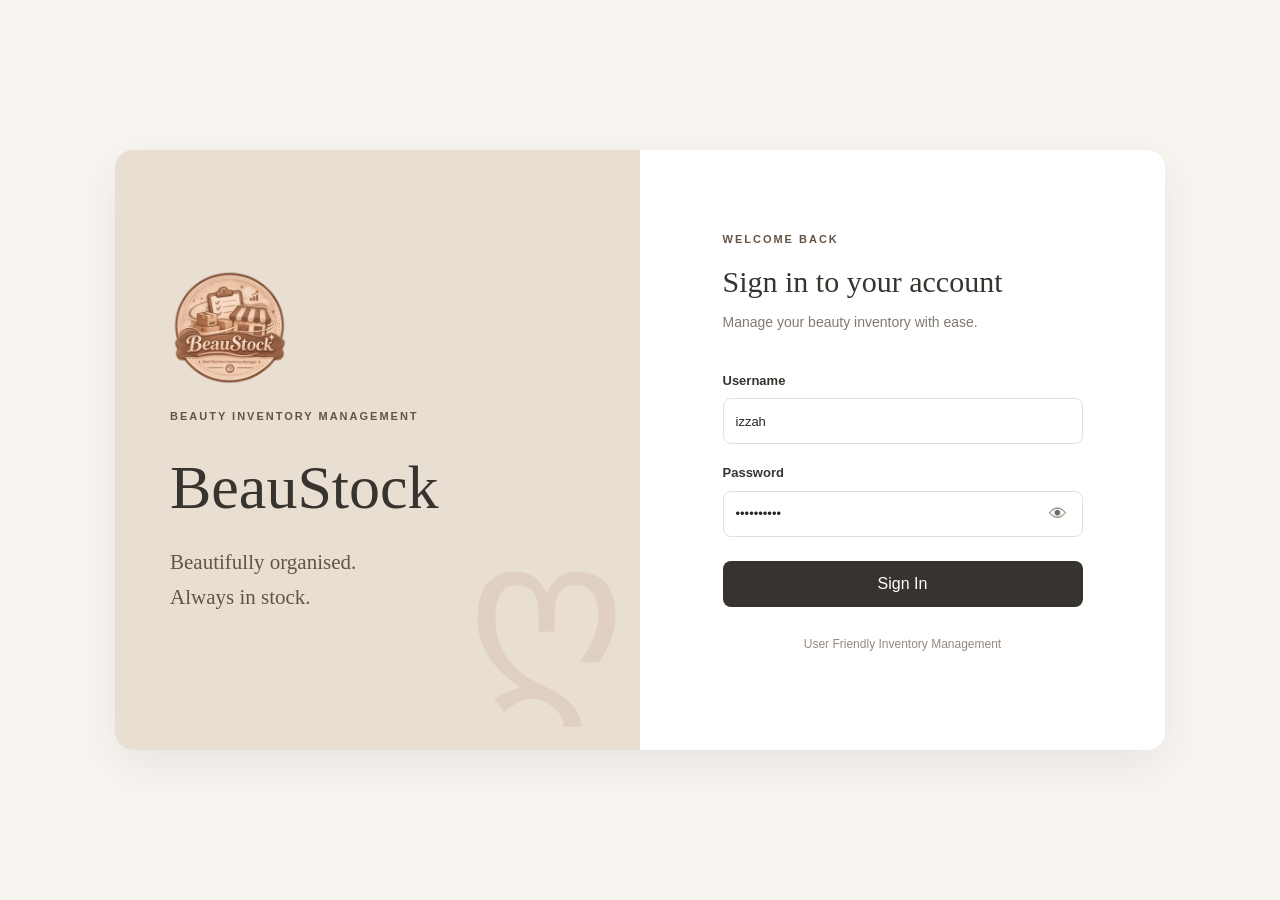
<file: index.html>
<!DOCTYPE html>
<html lang="en">
<head>
    <meta charset="UTF-8">
    <meta name="viewport" content="width=device-width, initial-scale=1.0">
    <meta name="description" content="Sign in to BeauStock beauty inventory management.">
    <meta name="author" content="BeauStock">
    <link rel="icon" type="image/png" href="images/favicon.png">
    <title>Login | BeauStock</title>

    <!-- Bootstrap 5 -->
    <link href="https://cdn.jsdelivr.net/npm/bootstrap@5.3.3/dist/css/bootstrap.min.css" rel="stylesheet">

    <!-- Our custom CSS -->
    <link rel="stylesheet" href="css/style.css">

</head>
<body class="login-page">

    <main class="login-container">
        <section class="login-brand">
            <img src="images/logo.png" alt="BeauStock logo" class="login-logo">
            <p class="brand-label">BEAUTY INVENTORY MANAGEMENT</p>
            <h1>BeauStock</h1>
            <p class="brand-description">
                Beautifully organised.<br>
                Always in stock.
            </p>
            <div class="brand-decoration">ღ</div>
        </section>

        <section class="login-form-section">
            <div class="login-form">
                <p class="eyebrow">WELCOME BACK</p>
                <h2>Sign in to your account</h2>
                <p class="form-description">
                    Manage your beauty inventory with ease.
                </p>

                <form id="loginForm">
                    <div class="mb-3">
                        <label for="username" class="form-label">
                            Username
                        </label>
                        <input
                            type="text"
                            class="form-control"
                            id="username"
                            value="izzah"
                            autocomplete="username"
                            placeholder="Enter your username"
                            required
                        >
                    </div>

                    <div class="mb-3">
                        <label for="password" class="form-label">
                            Password
                        </label>

                        <div class="password-wrapper">
                            <input
                                type="password"
                                class="form-control"
                                id="password"
                                value="izzahcomel"
                                autocomplete="current-password"
                                placeholder="Enter your password"
                                required
                            >

                            <button type="button" id="togglePassword" class="password-toggle" aria-label="Show password">
                                👁
                            </button>
                        </div>
                    </div>


                    <p id="loginMessage" class="login-message" role="alert"></p>

                    <button type="submit" class="btn login-button w-100">
                        Sign In
                    </button>
                </form>

                <p class="login-note">
                    User Friendly Inventory Management
                </p>
            </div>
        </section>
    </main>

    <script src="js/auth.js"></script>
</body>
</html>
</file>
<file: css/style.css>
/* BeauStock - Main Design */

:root {
    --ivory: #F8F5F0;
    --beige: #E8DED2;
    --taupe: #A99583;
    --brown: #665347;
    --charcoal: #37332F;
    --white: #FFFFFF;
}

* {
    box-sizing: border-box;
}

body {
    margin: 0;
    font-family: Arial, Helvetica, sans-serif;
    color: var(--charcoal);
}

/* Login Page */

.login-page {
    min-height: 100vh;
    background: var(--ivory);
    display: flex;
    align-items: center;
    justify-content: center;
    padding: 30px;
}

.login-container {
    width: 100%;
    max-width: 1050px;
    min-height: 600px;
    background: var(--white);
    border-radius: 18px;
    overflow: hidden;
    display: grid;
    grid-template-columns: 1fr 1fr;
    box-shadow: 0 15px 45px rgba(55, 51, 47, 0.08);
}

.login-brand {
    background: var(--beige);
    padding: 65px 55px;
    display: flex;
    flex-direction: column;
    justify-content: center;
    position: relative;
    overflow: hidden;
}

.brand-icon {
    width: 58px;
    height: 58px;
    border: 1px solid var(--brown);
    border-radius: 50%;
    display: flex;
    align-items: center;
    justify-content: center;
    font-family: Georgia, serif;
    font-size: 27px;
    margin-bottom: 40px;
}

.login-logo {
    width: 120px;           
    height: 120px;
    object-fit: contain;
    margin-bottom: 20px;   
}

.brand-label,
.eyebrow {
    font-size: 11px;
    letter-spacing: 2px;
    font-weight: bold;
    color: var(--brown);
}

.login-brand h1 {
    font-family: Georgia, "Times New Roman", serif;
    font-size: clamp(42px, 5vw, 62px);
    margin: 10px 0 20px;
}

.brand-description {
    font-family: Georgia, serif;
    font-size: 21px;
    line-height: 1.7;
    color: var(--brown);
}

.brand-decoration {
    position: absolute;
    bottom: -12px;
    right: 15px;
    font-size: 200px;
    color: rgba(133, 41, 41, 0.08);
}

.login-form-section {
    padding: 55px;
    display: flex;
    align-items: center;
    justify-content: center;
}

.login-form {
    width: 100%;
    max-width: 360px;
}

.login-form h2 {
    font-family: Georgia, "Times New Roman", serif;
    font-size: 30px;
    margin: 12px 0;
}

.form-description {
    color: #827970;
    font-size: 14px;
    margin-bottom: 35px;
}

.form-label {
    font-size: 13px;
    font-weight: 600;
}

.form-control {
    min-height: 46px;
    border-color: #E4DED7;
    border-radius: 8px;
    font-size: 13px;
    padding: 12px;
}

.form-control:focus {
    border-color: var(--taupe);
    box-shadow: 0 0 0 3px rgba(169, 149, 131, 0.15);
}

.login-button {
    min-height: 46px;
    background: var(--charcoal);
    color: var(--white);
    border-radius: 8px;
    margin-top: 8px;
}

.login-button:hover {
    background: var(--brown);
    color: var(--white);
}

.login-message {
    font-size: 13px;
    color: #B42318;
}

.login-note {
    text-align: center;
    margin-top: 28px;
    color: #948A80;
    font-size: 12px;
}

/* Mobile Responsive Design */

@media (max-width: 768px) {
    .login-page {
        padding: 15px;
    }

    .login-container {
        grid-template-columns: 1fr;
    }

    .login-brand {
        padding: 35px 30px;
    }

    .login-brand h1 {
        font-size: 42px;
    }

    .brand-description {
        font-size: 17px;
        margin-bottom: 0;
    }

    .brand-decoration {
        font-size: 120px;
        bottom: -35px;
    }

    .login-form-section {
        padding: 40px 28px;
    }
}


/* ==========================================================================================
   BeauStock Dashboard
   ========================================================================================== */

.dashboard-page {
    background: #F8F5F0 url("../images/plaid_tile.png") top left / 52px 52px repeat;
    min-height: 100vh;
}

.app-layout {
    min-height: 100vh;
    display: flex;
}

.sidebar {  
    width: 245px;
    flex-shrink: 0;
    background: #FFFFFF;
    border-right: 1px solid #EAE4DC;
    padding: 30px 20px;
    display: flex;
    flex-direction: column;
}

.sidebar-brand {
    display: flex;
    align-items: center;
    gap: 12px;
    color: #37332F;
    font-family: Georgia, serif;
    font-size: 20px;
    text-decoration: none;
    margin-bottom: 48px;
}

.brand-mark {
    width: 39px;
    height: 39px;
    border: 1px solid #A99583;
    border-radius: 50%;
    display: flex;
    justify-content: center;
    align-items: center;
    font-size: 20px;
}

.brand-logo-img {
    width: 90px;            
    height: 90px;
    object-fit: contain; 
}  

.sidebar-label {
    font-size: 10px;
    letter-spacing: 1.5px;
    color: #A59A8F;
    font-weight: bold;
    padding-left: 12px;
    margin-bottom: 15px;
}

.sidebar-nav {
    display: flex;
    flex-direction: column;
    gap: 8px;
}

.nav-item {
    display: flex;
    align-items: center;
    gap: 12px;
    padding: 13px 12px;
    border-radius: 8px;
    text-decoration: none;
    color: #766C63;
    font-size: 13px;
    transition: 0.2s;
}

.nav-item span {
    width: 20px;
    text-align: center;
    font-size: 17px;
}

.nav-item:hover,
.nav-item.active {
    background: #F0E9E1;
    color: #514237;
}

.sidebar-bottom {
    margin-top: auto;
    padding: 25px 10px 0;
    color: #8D8176;
    font-size: 10px;
    letter-spacing: 1px;
}

.sidebar-bottom small {
    display: block;
    letter-spacing: 0;
    font-size: 11px;
    margin-top: 8px;
}

.logout-button {
    background: none;
    border: none;
    color: #766C63;
    padding: 18px 0 0;
    font-size: 12px;
    cursor: pointer;
}

.dashboard-main {
    flex: 1;
    min-width: 0;
    padding: 35px 40px 20px;
}

.topbar {
    display: flex;
    justify-content: space-between;
    align-items: center;
    margin-bottom: 28px;
}

.topbar .eyebrow {
    margin-bottom: 7px;
    font-size: 10px;
}

.topbar h1 {
    font-family: Georgia, serif;
    font-size: 32px;
    margin: 0;
}

.user-profile {
    display: flex;
    align-items: center;
    gap: 10px;
}

.user-avatar {
    width: 42px;
    height: 42px;
    border-radius: 50%;
    background: #fcf6ed;
    color: #7a6959;
    display: flex;
    align-items: center;
    justify-content: center;
}

.user-profile strong,
.user-profile small {
    display: block;
}

.user-profile strong {
    font-size: 12px;
}

.user-profile small {
    font-size: 10px;
    color: #93877C;
    margin-top: 4px;
}

.welcome-section {
    background: #d5c6b6;
    border-radius: 12px;
    padding: 28px 32px;
    display: flex;
    align-items: center;
    justify-content: space-between;
    position: relative;
    overflow: hidden;
    margin-bottom: 24px;
}

.welcome-label {
    color: #785353;
    font-size: 10px;
    letter-spacing: 1.5px;
    font-weight: bold;
}

.welcome-section h2 {
    font-family: Georgia, serif;
    font-size: 27px;
    margin: 10px 0;
}

.welcome-section p:last-child {
    color: #786666;
    font-size: 12px;
    margin-bottom: 0;
}

.welcome-decoration {
    color: rgba(102, 83, 71, 0.2);
    font-size: 95px;
    padding-right: 15px;
}

.summary-grid {
    display: grid;
    grid-template-columns: repeat(4, minmax(0, 1fr));
    gap: 16px;
    margin-bottom: 24px;
}

.summary-card,
.dashboard-panel {
    background: #FFFFFF;
    border: 1px solid #ecdfdf;
    border-radius: 12px;
}

.summary-card {
    padding: 20px;
}

.summary-top {
    display: flex;
    justify-content: space-between;
    align-items: center;
    color: #826d6d;
    font-size: 12px;
    gap: 6px;
}

.summary-icon {
    background: #F2ECE5;
    color: #665347;
    width: 34px;
    height: 34px;
    border-radius: 9px;
    display: flex;
    align-items: center;
    justify-content: center;
    flex-shrink: 0;
}

.alert-icon {
    color: #A15D35;
    background: #F8E9DE;
    font-weight: bold;
}

.summary-card h3 {
    font-family: Georgia, serif;
    font-size: 27px;
    margin: 18px 0 6px;
    overflow-wrap: anywhere;
}

.summary-card p {
    color: #9A9086;
    font-size: 11px;
    margin: 0;
}

.dashboard-content-grid {
    display: grid;
    grid-template-columns: 1.4fr 1fr;
    gap: 20px;
    margin-bottom: 24px;
}

.dashboard-panel {
    padding: 23px;
    min-width: 0;
}

.panel-heading {
    display: flex;
    justify-content: space-between;
    align-items: flex-start;
    gap: 12px;
    margin-bottom: 22px;
}

.panel-heading h3 {
    font-family: Georgia, serif;
    font-size: 18px;
    margin: 0 0 7px;
}

.panel-heading p {
    color: #9A9086;
    font-size: 11px;
    margin: 0;
}

.panel-tag {
    color: #8C7A68;
    background: #F3EEE8;
    border-radius: 5px;
    padding: 6px 8px;
    font-size: 9px;
    letter-spacing: 1px;
}

.chart-container {
    height: 240px;
    position: relative;
}

.alert-item {
    display: flex;
    align-items: center;
    gap: 10px;
    padding: 15px 0;
    border-bottom: 1px solid #F0ECE7;
}

.alert-item:last-child {
    border-bottom: none;
    padding-bottom: 0;
}

.alert-dot {
    width: 8px;
    height: 8px;
    border-radius: 50%;
    background: #B76D4B;
    flex-shrink: 0;
}

.expiry-dot {
    background: #C29A55;
}

.alert-item div {
    flex: 1;
    min-width: 0;
}

.alert-item strong {
    display: block;
    font-size: 11px;
}

.alert-item p {
    color: #94887D;
    font-size: 10px;
    margin: 5px 0 0;
}

.alert-badge {
    background: #F8E9E2;
    color: #A65C3D;
    padding: 5px 7px;
    border-radius: 5px;
    font-size: 9px;
    white-space: nowrap;
}

.expiry-badge {
    background: #F6F0E0;
    color: #9A7836;
}

.activity-panel {
    margin-bottom: 25px;
}

.view-all-link {
    color: #796552;
    text-decoration: none;
    font-size: 11px;
    white-space: nowrap;
}

.activity-table {
    margin-bottom: 0;
    font-size: 12px;
    vertical-align: middle;
}

.activity-table thead th {
    color: #9A9086;
    font-size: 9px;
    letter-spacing: 1px;
    font-weight: 600;
    padding: 13px 12px;
    background: #FBF9F6;
    border-bottom: 1px solid #ECE6DF;
}

.activity-table tbody td {
    padding: 16px 12px;
    color: #655C54;
    border-bottom-color: #F0ECE7;
}

.activity-table tbody tr:last-child td {
    border-bottom: none;
}

.status-badge {
    display: inline-block;
    padding: 5px 8px;
    border-radius: 5px;
    font-size: 10px;
}

.received {
    background: #E9F2E8;
    color: #4F7850;
}

.sold {
    background: #F3EEE7;
    color: #7C6955;
}

.adjusted {
    background: #F6F0E0;
    color: #8B7138;
}

.dashboard-footer {
    display: flex;
    justify-content: space-between;
    gap: 12px;
    color: #A0968B;
    font-size: 10px;
    padding: 10px 0;
}

/* Responsive layout */

@media (max-width: 1100px) {
    .dashboard-main {
        padding: 28px 24px;
    }

    .sidebar {
        width: 215px;
    }

    .summary-grid {
        grid-template-columns: repeat(2, minmax(0, 1fr));
    }

    .dashboard-content-grid {
        grid-template-columns: 1fr;
    }
}

@media (max-width: 700px) {
    .app-layout {
        flex-direction: column;
    }

    .sidebar {
        width: 100%;
        padding: 16px;
        border-right: none;
        border-bottom: 1px solid #EAE4DC;
    }

    .sidebar-brand {
        margin-bottom: 20px;
    }

    .sidebar-label,
    .sidebar-bottom {
        display: none;
    }

    .sidebar-nav {
        flex-direction: row;
        overflow-x: auto;
        padding-bottom: 4px;
    }

    .nav-item {
        white-space: nowrap;
        font-size: 11px;
        padding: 10px;
    }

    .nav-item span {
        display: none;
    }

    .dashboard-main {
        padding: 24px 15px;
    }

    .topbar h1 {
        font-size: 27px;
    }

    .welcome-section {
        padding: 23px 20px;
    }

    .welcome-section h2 {
        font-size: 22px;
    }

    .welcome-decoration {
        display: none;
    }

    .summary-grid {
        gap: 10px;
    }

    .summary-card {
        padding: 14px;
    }

    .summary-card h3 {
        font-size: 23px;
    }

    .summary-top {
        font-size: 11px;
    }

    .dashboard-panel {
        padding: 17px;
    }

    .dashboard-footer {
        flex-direction: column;
    }
}


/* ==========================================================================================
   BeauStock Product Management
   ========================================================================================== */

.product-summary-grid {
    margin-top: 0;
}

.product-toolbar {
    display: flex;
    justify-content: space-between;
    align-items: center;
    gap: 20px;
    margin-bottom: 25px;
}

.product-section-title {
    font-family: Georgia, serif;
    font-size: 21px;
    margin-bottom: 7px;
}

.product-section-description {
    color: #9A9086;
    font-size: 12px;
    margin: 0;
}

.add-product-button {
    width: auto;
    min-width: 140px;
    padding: 12px 18px;
    margin: 0;
    white-space: nowrap;
}

.product-filters {
    display: grid;
    grid-template-columns: 2fr 1fr 1fr;
    gap: 12px;
    margin-bottom: 22px;
}

.product-filters .form-control,
.product-filters .form-select {
    min-height: 44px;
    font-size: 12px;
    border-color: #E4DED7;
}

.product-table {
    min-width: 950px;
}

.product-table thead th {
    white-space: nowrap;
}

.product-table tbody td {
    font-size: 11px;
}

.product-name-cell {
    font-weight: 600;
    color: #514237 !important;
    min-width: 150px;
}

.product-sku {
    color: #8C8075 !important;
    font-size: 10px !important;
}

.category-badge {
    display: inline-block;
    background: #F2ECE5;
    color: #786453;
    padding: 6px 9px;
    border-radius: 5px;
    font-size: 10px;
    white-space: nowrap;
}

.stock-badge {
    display: inline-block;
    border-radius: 5px;
    padding: 6px 9px;
    font-size: 10px;
    white-space: nowrap;
}

.stock-in {
    color: #4F7850;
    background: #E9F2E8;
}

.stock-low {
    color: #986B2D;
    background: #F6F0E0;
}

.stock-out {
    color: #A3483F;
    background: #F8E9E2;
}

.action-buttons {
    display: flex;
    align-items: center;
    gap: 6px;
}

.action-button {
    border: 1px solid #E5DED6;
    background: #FFFFFF;
    color: #665347;
    border-radius: 6px;
    padding: 6px 9px;
    font-size: 10px;
}

.action-button:hover {
    background: #F2ECE5;
}

.delete-button {
    color: #A3483F;
}

.delete-button:hover {
    background: #F8E9E2;
}

.product-table-footer {
    border-top: 1px solid #F0ECE7;
    padding-top: 16px;
    margin-top: 10px;
    color: #94887D;
    font-size: 11px;
}

.empty-message {
    text-align: center;
    color: #94887D;
    font-size: 13px;
    padding: 30px 10px;
}

.product-modal {
    border: none;
    border-radius: 14px;
    overflow: hidden;
}

.product-modal .modal-header {
    padding: 25px 28px 15px;
    border-bottom: 1px solid #F0ECE7;
}

.product-modal .modal-title {
    font-family: Georgia, serif;
    font-size: 24px;
}

.product-modal .modal-body {
    padding: 25px 28px;
}

.product-modal .modal-footer {
    padding: 15px 28px 25px;
    border-top: 1px solid #F0ECE7;
}

.product-modal .form-label {
    font-size: 12px;
}

.product-modal .form-control,
.product-modal .form-select {
    font-size: 12px;
    min-height: 43px;
}

.save-product-button {
    width: auto;
    padding: 10px 20px;
    margin: 0;
}

.form-message {
    color: #B42318;
    font-size: 12px;
    margin: 15px 0 0;
}

@media (max-width: 700px) {
    .product-toolbar {
        align-items: flex-start;
        flex-direction: column;
    }

    .product-filters {
        grid-template-columns: 1fr;
    }

    .add-product-button {
        width: 100%;
    }

    .product-modal .modal-header,
    .product-modal .modal-body,
    .product-modal .modal-footer {
        padding-left: 18px;
        padding-right: 18px;
    }
}



/* ===== STOCK MANAGEMENT ===== */

.stock-summary-grid {
    margin-top: 0;
}

.stock-panel,
.movement-panel {
    margin-top: 24px;
}

.stock-badge,
.movement-badge {
    display: inline-block;
    padding: 6px 10px;
    border-radius: 20px;
    font-size: 11px;
    font-weight: 600;
    white-space: nowrap;
}

.stock-healthy {
    color: #426b50;
    background: #e6f2e8;
}

.stock-low {
    color: #956b25;
    background: #fff1d6;
}

.stock-out {
    color: #a33f3f;
    background: #fbe6e4;
}

.movement-in {
    color: #426b50;
    background: #e6f2e8;
}

.movement-out {
    color: #956b25;
    background: #fff1d6;
}

.stock-modal-content {
    border: none;
    border-radius: 18px;
    overflow: hidden;
}

.stock-modal-content .modal-header {
    padding: 24px 24px 16px;
    border-bottom: 1px solid #eee8e2;
}

.stock-modal-content .modal-body {
    padding: 20px 24px;
}

.stock-modal-content .modal-footer {
    padding: 16px 24px 24px;
    border-top: 1px solid #eee8e2;
}

.stock-modal-content .form-label {
    color: #51473f;
    font-size: 13px;
    font-weight: 600;
}

.stock-modal-content .form-control,
.stock-modal-content .form-select {
    padding: 11px 12px;
    border-color: #e4dcd4;
    border-radius: 9px;
    font-size: 13px;
}

.stock-modal-content .form-control:focus,
.stock-modal-content .form-select:focus {
    border-color: #a99583;
    box-shadow: 0 0 0 3px rgba(169, 149, 131, 0.15);
}

.form-message {
    color: #b42318;
    font-size: 13px;
    margin-bottom: 0;
}

#openStockModal:disabled {
    opacity: 0.5;
    cursor: not-allowed;
}

@media (max-width: 768px) {
    .stock-summary-grid {
        margin-top: 0;
    }

    .stock-panel,
    .movement-panel {
        margin-top: 18px;
    }

    .stock-modal-content .modal-header,
    .stock-modal-content .modal-body,
    .stock-modal-content .modal-footer {
        padding-left: 18px;
        padding-right: 18px;
    }
}




/* ==========================================================================================
   Shared page tools (stock, suppliers, reports)
   ========================================================================================== */

/* Panel heading with count + button on the right */
.panel-actions {
    display: flex;
    align-items: center;
    gap: 14px;
    flex-wrap: wrap;
    justify-content: flex-end;
}

.record-count {
    color: #8C7A68;
    background: #F3EEE8;
    border-radius: 5px;
    padding: 6px 10px;
    font-size: 11px;
    white-space: nowrap;
}

/* Search box + filter row */
.table-filters {
    display: grid;
    grid-template-columns: 2fr 1fr;
    gap: 12px;
    margin-bottom: 22px;
}

.search-wrapper {
    display: flex;
    align-items: center;
    gap: 10px;
    min-height: 44px;
    padding: 0 14px;
    background: #FFFFFF;
    border: 1px solid #E4DED7;
    border-radius: 8px;
    color: #A59A8F;
}

.search-wrapper:focus-within {
    border-color: var(--taupe);
    box-shadow: 0 0 0 3px rgba(169, 149, 131, 0.15);
}

.search-wrapper input {
    flex: 1;
    border: none;
    outline: none;
    background: transparent;
    font-size: 12px;
    color: var(--charcoal);
    min-width: 0;
}

.filter-select {
    min-height: 44px;
    font-size: 12px;
    border-color: #E4DED7;
    border-radius: 8px;
}

.product-name-cell small {
    display: block;
    color: #A59A8F;
    font-size: 10px;
    font-weight: 400;
    margin-top: 3px;
}

.stock-panel .product-table,
.movement-panel .product-table {
    min-width: 640px;
}

/* ===== Suppliers: card grid ===== */
.supplier-grid {
    display: grid;
    grid-template-columns: repeat(auto-fill, minmax(230px, 1fr));
    gap: 16px;
}

.supplier-card {
    background: #FBF9F6;
    border: 1px solid #ECE6DF;
    border-radius: 12px;
    padding: 20px;
    transition: transform 0.2s, box-shadow 0.2s;
}

.supplier-card:hover {
    transform: translateY(-3px);
    box-shadow: 0 10px 25px rgba(55, 51, 47, 0.07);
}

.supplier-avatar {
    width: 42px;
    height: 42px;
    border-radius: 50%;
    background: #E8DED2;
    color: #665347;
    display: flex;
    align-items: center;
    justify-content: center;
    font-family: Georgia, serif;
    font-size: 18px;
    margin-bottom: 14px;
}

.supplier-card h4 {
    font-family: Georgia, serif;
    font-size: 16px;
    margin: 0 0 4px;
}

.supplier-card .supplier-category {
    color: #A59A8F;
    font-size: 10px;
    letter-spacing: 1px;
    text-transform: uppercase;
    margin: 0 0 14px;
}

.supplier-card ul {
    list-style: none;
    padding: 0;
    margin: 0;
    font-size: 11px;
    color: #766C63;
}

.supplier-card li {
    padding: 4px 0;
    overflow-wrap: anywhere;
}

/* Order status badges */
.order-badge {
    display: inline-block;
    padding: 6px 10px;
    border-radius: 20px;
    font-size: 11px;
    font-weight: 600;
    white-space: nowrap;
}

.order-pending   { color: #956b25; background: #fff1d6; }
.order-shipped   { color: #5f5240; background: #EFE6DA; }
.order-delivered { color: #426b50; background: #e6f2e8; }

/* Make the brown button usable anywhere */
.btn-brown {
    background: var(--charcoal);
    color: #fff;
    border-radius: 8px;
    min-height: 44px;
    padding: 10px 18px;
}

.btn-brown:hover { background: var(--brown); color: #fff; }

/* ===== Reports ===== */
.report-grid {
    display: grid;
    grid-template-columns: 1fr 1fr;
    gap: 20px;
    margin-bottom: 24px;
}

.alert-list-empty {
    color: #94887D;
    font-size: 12px;
    padding: 18px 0 4px;
}

.alert-group-title {
    font-size: 10px;
    letter-spacing: 1.5px;
    color: #A59A8F;
    font-weight: bold;
    margin: 18px 0 2px;
}

.alert-group-title:first-of-type { margin-top: 0; }

.critical-dot { background: #A3483F; }

.critical-badge {
    background: #F8E9E2;
    color: #A3483F;
}

@media (max-width: 1100px) {
    .report-grid { grid-template-columns: 1fr; }
}

@media (max-width: 700px) {
    .table-filters { grid-template-columns: 1fr; }
    .panel-actions { justify-content: flex-start; }
    .panel-heading { flex-direction: column; }
}


/* ==========================================================================================
   Mobile improvements
   ========================================================================================== */

@media (max-width: 700px) {

    /* Keep the Log out button visible in the mobile menu */
    .sidebar-bottom {
        display: block;
        padding: 12px 0 0;
    }

    .sidebar-bottom p,
    .sidebar-bottom small {
        display: none;
    }

    .logout-button {
        width: 100%;
        padding: 11px;
        border: 1px solid #E4DED7;
        border-radius: 8px;
        background: #FBF9F6;
        color: #665347;
        font-size: 12px;
    }

    .logout-button:hover {
        background: #F0E9E1;
    }

    /* Tables: drop less important columns instead of scrolling a lot */
    .product-table,
    .stock-panel .product-table,
    .movement-panel .product-table {
        min-width: 0;
    }

    .stock-panel .product-table,
    .movement-panel .product-table {
        min-width: 460px;
    }

    /* Products: hide SKU, Category, Expiry */
    .products-table th:nth-child(2), .products-table td:nth-child(2),
    .products-table th:nth-child(3), .products-table td:nth-child(3),
    .products-table th:nth-child(6), .products-table td:nth-child(6) {
        display: none;
    }

    /* Orders: hide Supplier, Date */
    .orders-table th:nth-child(2), .orders-table td:nth-child(2),
    .orders-table th:nth-child(6), .orders-table td:nth-child(6) {
        display: none;
    }

    /* Reports value table: hide Category, Cost value */
    .values-table th:nth-child(2), .values-table td:nth-child(2),
    .values-table th:nth-child(4), .values-table td:nth-child(4) {
        display: none;
    }

    .product-table tbody td,
    .product-table thead th {
        padding: 12px 8px;
    }
}

/* Very small phones: one summary card per row */
@media (max-width: 400px) {
    .summary-grid {
        grid-template-columns: 1fr;
    }

    .supplier-grid {
        grid-template-columns: 1fr;
    }
}

/* ==========================================================================================
   DARK MODE (applies only when <html data-theme="dark">)
   ========================================================================================== */

/* The toggle button (also visible in light mode) */
.theme-toggle {
    width: 100%;
    margin-top: 14px;
    margin-bottom: 4px;
    padding: 10px;
    border: 1px solid #E4DED7;
    border-radius: 8px;
    background: #FBF9F6;
    color: #665347;
    font-size: 12px;
    cursor: pointer;
}
.theme-toggle:hover { background: #F0E9E1; }

/* Page background. Copy YOUR light rule here but use a dark overlay colour */
[data-theme="dark"] .dashboard-page {
    background:
        linear-gradient(rgba(27, 24, 21, 0.85), rgba(27, 24, 21, 0.85)),
        url("../images/plaid_tile.png") top left / 52px 52px repeat;
}

[data-theme="dark"] body { color: #EDE6DE; }

/* Sidebar */
[data-theme="dark"] .sidebar { background: #27221E; border-color: #3A332D; }
[data-theme="dark"] .sidebar-brand { color: #F3EDE6; }
[data-theme="dark"] .nav-item { color: #B5A99C; }
[data-theme="dark"] .nav-item:hover,
[data-theme="dark"] .nav-item.active { background: #3A322B; color: #F3EDE6; }
[data-theme="dark"] .sidebar-bottom,
[data-theme="dark"] .logout-button { color: #B5A99C; }
[data-theme="dark"] .theme-toggle,
[data-theme="dark"] .logout-button { border-color: #3A332D; background: #2E2823; color: #D8BFA8; }

/* Headings and small text */
[data-theme="dark"] .eyebrow,
[data-theme="dark"] .welcome-label { color: #D8BFA8; }
[data-theme="dark"] .user-profile small,
[data-theme="dark"] .welcome-section p:last-child,
[data-theme="dark"] .product-section-description,
[data-theme="dark"] .summary-card p,
[data-theme="dark"] .panel-heading p,
[data-theme="dark"] .alert-item p,
[data-theme="dark"] .product-table-footer { color: #A89C90; }
[data-theme="dark"] .summary-top { color: #B5A99C; }

/* Banner and cards */
[data-theme="dark"] .welcome-section { background: #3A322B; }
[data-theme="dark"] .summary-card,
[data-theme="dark"] .dashboard-panel { background: #27221E; border-color: #3A332D; }
[data-theme="dark"] .summary-icon { background: #3A322B; color: #E8DED2; }
[data-theme="dark"] .alert-icon { background: #4A3326; color: #E3A57F; }
[data-theme="dark"] .panel-tag,
[data-theme="dark"] .record-count,
[data-theme="dark"] .category-badge { background: #3A322B; color: #D8BFA8; }
[data-theme="dark"] .view-all-link { color: #D8BFA8; }

/* Alerts */
[data-theme="dark"] .alert-item { border-bottom-color: #3A332D; }
[data-theme="dark"] .alert-badge,
[data-theme="dark"] .critical-badge { background: #4A2F29; color: #E8A58F; }
[data-theme="dark"] .expiry-badge { background: #473C26; color: #E3C37F; }

/* Tables */
[data-theme="dark"] .table {
    --bs-table-bg: transparent;
    --bs-table-color: #D5CBC0;
    --bs-table-border-color: #3A332D;
}
[data-theme="dark"] .activity-table thead th { background: #2E2823; color: #A89C90; border-bottom-color: #3A332D; }
[data-theme="dark"] .activity-table tbody td { color: #D5CBC0; border-bottom-color: #3A332D; }
[data-theme="dark"] .product-name-cell { color: #F3EDE6 !important; }
[data-theme="dark"] .product-sku { color: #A89C90 !important; }
[data-theme="dark"] .received { background: #26382A; color: #8FC498; }
[data-theme="dark"] .sold { background: #3A322B; color: #D8BFA8; }
[data-theme="dark"] .adjusted { background: #473C26; color: #E3C37F; }

/* Buttons in tables */
[data-theme="dark"] .action-button { background: #27221E; color: #D8BFA8; border-color: #3A332D; }
[data-theme="dark"] .action-button:hover { background: #3A322B; }
[data-theme="dark"] .delete-button { color: #E8A58F; }
[data-theme="dark"] .delete-button:hover { background: #4A2F29; }

/* Forms, search boxes and filters */
[data-theme="dark"] .form-control,
[data-theme="dark"] .form-select { background-color: #1F1B18; color: #EDE6DE; border-color: #3A332D; }
[data-theme="dark"] .search-wrapper { background: #1F1B18; border-color: #3A332D; }
[data-theme="dark"] .search-wrapper input { color: #EDE6DE; }
[data-theme="dark"] .form-label { color: #D5CBC0; }

/* Pop-up windows (modals) */
[data-theme="dark"] .modal-content { --bs-modal-bg: #27221E; color: #EDE6DE; }
[data-theme="dark"] .modal-header,
[data-theme="dark"] .modal-footer { border-color: #3A332D; }

/* Suppliers */
[data-theme="dark"] .supplier-card { background: #2E2823; border-color: #3A332D; }
[data-theme="dark"] .supplier-card ul { color: #B5A99C; }
[data-theme="dark"] .supplier-avatar { background: #3A322B; color: #E8DED2; }

/* Show/hide password button */
.password-wrapper {
    position: relative;          /* lets the button be placed inside this box */
}

.password-wrapper .form-control {
    padding-right: 46px;         /* keeps typed text from running under the button */
}

.password-toggle {
    position: absolute;          /* floats on top of the input */
    top: 50%;                    /* halfway down the box... */
    right: 12px;                 /* ...and 12px from the right edge */
    transform: translateY(-50%); /* nudges it up by half its own height, so it's centred */
    border: none;
    background: none;
    cursor: pointer;
    font-size: 18px;
    color: #766C63;
    padding: 4px;
}

.password-toggle:hover {
    color: #37332F;
}


/* ==========================================================================================
   Compact login on phones (so no scrolling is needed)
   ========================================================================================== */

@media (max-width: 768px) {

    /* Page: use the real visible height of the phone */
    .login-page {
        min-height: 100vh;
        min-height: 100dvh;
        padding: 12px;
    }

    /* Remove the 600px minimum height */
    .login-container {
        min-height: 0;
    }

    /* Brand section becomes a small header: logo on the left, text on the right */
    .login-brand {
        display: grid;
        grid-template-columns: auto 1fr;
        column-gap: 16px;
        align-items: center;
        padding: 18px 22px;
    }

    .login-logo {
        grid-row: 1 / span 2;      /* logo spans both text rows */
        width: 64px;
        height: 64px;
        margin: 0;
    }

    .brand-label {
        margin: 0;
        font-size: 10px;
        letter-spacing: 1px;
        align-self: end;
    }

    .login-brand h1 {
        margin: 2px 0 0;
        font-size: 30px;
        align-self: start;
    }

    /* Hide the decorative extras to save height */
    .brand-description,
    .brand-decoration {
        display: none;
    }

    /* Form section: tighter spacing */
    .login-form-section {
        padding: 22px 22px 26px;
    }

    .login-form h2 {
        font-size: 24px;
        margin: 6px 0 4px;
    }

    .form-description {
        font-size: 13px;
        margin-bottom: 16px;
    }

    .login-form .mb-3 {
        margin-bottom: 12px !important;   /* Bootstrap uses !important, so we must too */
    }

    .login-message {
        margin: 0 0 6px;
    }

    .login-note {
        margin-top: 16px;
    }
}

/* Supplier card: remove button area */
.supplier-actions {
    display: flex;
    justify-content: flex-end;
    margin-top: 14px;
    padding-top: 12px;
    border-top: 1px solid #ECE6DF;
}

/* Let the "no suppliers" message use the full width of the grid */
.supplier-grid .empty-message {
    grid-column: 1 / -1;
}

[data-theme="dark"] .supplier-actions {
    border-top-color: #3A332D;
}


/* ==========================================================================================
   LAYOUT: fixed sidebar + sticky top bar
   The sidebar and the top bar stay on screen. Only the content scrolls.
   ========================================================================================== */

/* Sidebar stays on screen (desktop and tablet) */
.sidebar {
    position: sticky;
    top: 0;
    height: 100vh;
    align-self: flex-start;
    overflow-y: auto;
}

/* Content area: no top padding, because the sticky top bar supplies it.
   --pad-x is the side padding; the top bar uses it to stretch edge to edge. */
.dashboard-main {
    --pad-x: 40px;
    padding: 0 var(--pad-x) 20px;
}

/* Sticky top bar: page title on the left, dark mode + profile on the right */
.topbar {
    position: sticky;
    top: 0;
    z-index: 800;
    margin: 0 calc(var(--pad-x) * -1) 24px;
    padding: 14px var(--pad-x);
    background: #FFFFFF;
    border-bottom: 1px solid #EAE4DC;
    box-shadow: 0 2px 12px rgba(55, 51, 47, 0.04);
}

.topbar-left {
    display: flex;
    align-items: center;
    gap: 14px;
    min-width: 0;
}

.topbar-right {
    display: flex;
    align-items: center;
    gap: 16px;
    flex-shrink: 0;
}

.topbar .eyebrow {
    margin-bottom: 4px;
}

.topbar h1 {
    font-size: 26px;
}

/* Dark mode button inside the top bar (next to the profile) */
.topbar .theme-toggle {
    width: auto;
    margin: 0;
    padding: 9px 14px;
    display: flex;
    align-items: center;
    gap: 4px;
    white-space: nowrap;
}

/* The ☰ button only exists on phones */
.menu-toggle {
    display: none;
}

.sidebar-overlay {
    display: none;
}

@media (max-width: 1100px) {
    .dashboard-main {
        --pad-x: 24px;
    }
}

/* ----- Phones: the sidebar becomes a slide-in drawer ----- */
@media (max-width: 700px) {

    .dashboard-main {
        --pad-x: 15px;
    }

    .topbar {
        padding: 10px var(--pad-x);
        margin-bottom: 18px;
    }

    .topbar-left,
    .topbar-right {
        gap: 10px;
    }

    .topbar .eyebrow,
    .theme-label,
    .user-info {
        display: none;
    }

    .topbar h1 {
        font-size: 20px;
    }

    .topbar .theme-toggle {
        width: 40px;
        height: 40px;
        padding: 0;
        justify-content: center;
        font-size: 17px;
    }

    .user-avatar {
        width: 38px;
        height: 38px;
    }

    .menu-toggle {
        width: 44px;
        height: 44px;
        display: flex;
        align-items: center;
        justify-content: center;
        flex-shrink: 0;
        border: 1px solid #E4DED7;
        border-radius: 8px;
        background: #FBF9F6;
        color: #37332F;
        font-size: 22px;
        line-height: 1;
        cursor: pointer;
    }

    /* Sidebar parked off the left edge until ☰ is tapped */
    .sidebar {
        position: fixed;
        top: 0;
        bottom: 0;
        left: 0;
        height: auto;
        align-self: auto;
        width: 270px;
        max-width: 85vw;
        z-index: 1100;
        padding: 24px 18px;
        overflow-y: auto;
        border-right: 1px solid #EAE4DC;
        border-bottom: none;
        transform: translateX(-100%);
        visibility: hidden;
        transition: transform 0.28s ease, visibility 0s linear 0.28s;
    }

    .sidebar.is-open {
        transform: translateX(0);
        visibility: visible;
        box-shadow: 8px 0 30px rgba(0, 0, 0, 0.15);
        transition: transform 0.28s ease, visibility 0s;
    }

    /* Inside the drawer: a normal vertical menu */
    .sidebar-brand {
        margin-bottom: 30px;
    }

    .sidebar-label {
        display: block;
    }

    .sidebar-nav {
        flex-direction: column;
        overflow-x: visible;
        padding-bottom: 0;
    }

    .nav-item {
        font-size: 13px;
        padding: 13px 12px;
    }

    .nav-item span {
        display: inline-block;
    }

    .sidebar-bottom {
        display: block;
        margin-top: auto;
        padding: 25px 0 0;
    }

    .sidebar-bottom p,
    .sidebar-bottom small {
        display: block;
    }

    /* Dark area behind the open menu */
    .sidebar-overlay {
        display: block;
        position: fixed;
        inset: 0;
        z-index: 1050;
        background: rgba(30, 25, 20, 0.45);
        opacity: 0;
        pointer-events: none;
        transition: opacity 0.28s ease;
    }

    .sidebar-overlay.is-visible {
        opacity: 1;
        pointer-events: auto;
    }

    body.menu-open {
        overflow: hidden;
    }
}

/* Dark mode: top bar and ☰ button */
[data-theme="dark"] .topbar {
    background: #27221E;
    border-bottom-color: #3A332D;
    box-shadow: 0 2px 12px rgba(0, 0, 0, 0.25);
}

[data-theme="dark"] .menu-toggle {
    background: #2E2823;
    border-color: #3A332D;
    color: #EDE6DE;
}


/* ==========================================================================================
   PAGINATION (Previous / Next)
   ========================================================================================== */

.pager {
    display: flex;
    justify-content: space-between;
    align-items: center;
    flex-wrap: wrap;
    gap: 12px;
    margin-top: 12px;
    padding-top: 16px;
    border-top: 1px solid #F0ECE7;
    color: #94887D;
    font-size: 11px;
}

.pager-controls {
    display: flex;
    align-items: center;
    gap: 10px;
}

.pager-page {
    min-width: 84px;
    text-align: center;
}

.pager-btn {
    border: 1px solid #E5DED6;
    background: #FFFFFF;
    color: #665347;
    border-radius: 8px;
    padding: 8px 14px;
    font-size: 11px;
    cursor: pointer;
}

.pager-btn:hover:not(:disabled) {
    background: #F2ECE5;
}

.pager-btn:disabled {
    opacity: 0.45;
    cursor: not-allowed;
}

[data-theme="dark"] .pager {
    border-top-color: #3A332D;
    color: #A89C90;
}

[data-theme="dark"] .pager-btn {
    background: #27221E;
    border-color: #3A332D;
    color: #D8BFA8;
}

[data-theme="dark"] .pager-btn:hover:not(:disabled) {
    background: #3A322B;
}

@media (max-width: 700px) {
    .pager {
        flex-direction: column;
        align-items: stretch;
        text-align: center;
    }

    .pager-controls {
        justify-content: space-between;
    }
}


/* ==========================================================================================
   SELECT2 (searchable dropdown filters), styled to match BeauStock
   ========================================================================================== */

.select2-container {
    max-width: 100%;
}

.select2-container--default .select2-selection--single {
    height: 44px;
    display: flex;
    align-items: center;
    background: #FFFFFF;
    border: 1px solid #E4DED7;
    border-radius: 8px;
}

.select2-container--default .select2-selection--single .select2-selection__rendered {
    flex: 1;
    padding-left: 12px;
    padding-right: 34px;
    line-height: normal;
    font-size: 12px;
    color: #37332F;
}

.select2-container--default .select2-selection--single .select2-selection__arrow {
    height: 42px;
    right: 8px;
}

.select2-container--default.select2-container--focus .select2-selection--single,
.select2-container--default.select2-container--open .select2-selection--single {
    border-color: #A99583;
    box-shadow: 0 0 0 3px rgba(169, 149, 131, 0.15);
}

.select2-dropdown {
    background: #FFFFFF;
    border: 1px solid #E4DED7;
    border-radius: 8px;
    overflow: hidden;
}

.select2-container--default .select2-search--dropdown {
    padding: 8px;
}

.select2-container--default .select2-search--dropdown .select2-search__field {
    padding: 8px 10px;
    border: 1px solid #E4DED7;
    border-radius: 6px;
    font-size: 12px;
    outline: none;
    background: #FFFFFF;
    color: #37332F;
}

.select2-container--default .select2-search--dropdown .select2-search__field:focus {
    border-color: #A99583;
}

.select2-container--default .select2-results__option {
    padding: 9px 12px;
    font-size: 12px;
    color: #514237;
}

/* highlighted option (works for Select2 4.0 and 4.1) */
.select2-container--default .select2-results__option--highlighted,
.select2-container--default .select2-results__option--highlighted[aria-selected],
.select2-container--default .select2-results__option--highlighted.select2-results__option--selectable {
    background: #F0E9E1;
    color: #37332F;
}

/* currently chosen option */
.select2-container--default .select2-results__option--selected,
.select2-container--default .select2-results__option[aria-selected="true"] {
    background: #E8DED2;
    color: #37332F;
}

/* ----- Select2 in dark mode ----- */
[data-theme="dark"] .select2-container--default .select2-selection--single {
    background: #1F1B18;
    border-color: #3A332D;
}

[data-theme="dark"] .select2-container--default .select2-selection--single .select2-selection__rendered {
    color: #EDE6DE;
}

[data-theme="dark"] .select2-container--default .select2-selection--single .select2-selection__arrow b {
    border-color: #B5A99C transparent transparent transparent;
}

[data-theme="dark"] .select2-container--default.select2-container--open .select2-selection--single .select2-selection__arrow b {
    border-color: transparent transparent #B5A99C transparent;
}

[data-theme="dark"] .select2-dropdown {
    background: #27221E;
    border-color: #3A332D;
}

[data-theme="dark"] .select2-container--default .select2-search--dropdown .select2-search__field {
    background: #1F1B18;
    border-color: #3A332D;
    color: #EDE6DE;
}

[data-theme="dark"] .select2-container--default .select2-results__option {
    color: #D5CBC0;
}

[data-theme="dark"] .select2-container--default .select2-results__option--highlighted,
[data-theme="dark"] .select2-container--default .select2-results__option--highlighted[aria-selected],
[data-theme="dark"] .select2-container--default .select2-results__option--highlighted.select2-results__option--selectable {
    background: #3A322B;
    color: #F3EDE6;
}

[data-theme="dark"] .select2-container--default .select2-results__option--selected,
[data-theme="dark"] .select2-container--default .select2-results__option[aria-selected="true"] {
    background: #332C26;
    color: #F3EDE6;
}


/* ==========================================================================================
   RESET FILTERS button (next to the search box and the dropdown filters)
   ========================================================================================== */

.product-filters {
    grid-template-columns: 2fr 1fr 1fr auto;
}

.table-filters {
    grid-template-columns: 2fr 1fr auto;
}

.btn-reset {
    height: 44px;
    padding: 0 18px;
    border: 1px solid #E4DED7;
    border-radius: 8px;
    background: #FBF9F6;
    color: #665347;
    font-size: 12px;
    white-space: nowrap;
    cursor: pointer;
}

.btn-reset:hover {
    background: #F0E9E1;
}

[data-theme="dark"] .btn-reset {
    background: #2E2823;
    border-color: #3A332D;
    color: #D8BFA8;
}

[data-theme="dark"] .btn-reset:hover {
    background: #3A322B;
}

@media (max-width: 700px) {
    .product-filters,
    .table-filters {
        grid-template-columns: 1fr;
    }

    .btn-reset {
        width: 100%;
    }
}
</file>
